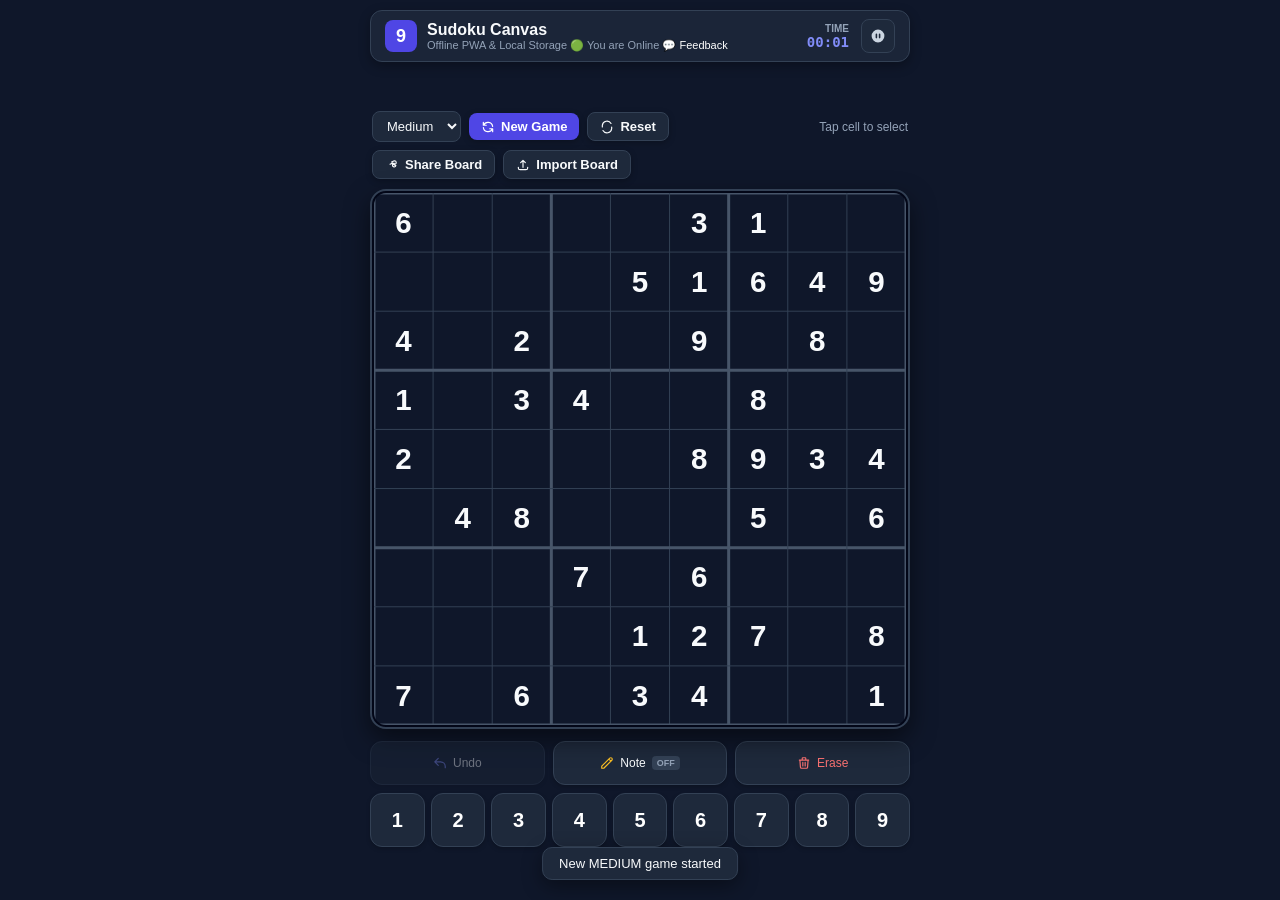
<file: index.html>
<!DOCTYPE html>
<html lang="en">

<head>
  <meta charset="UTF-8" />
  <meta name="viewport" content="width=device-width, initial-scale=1.0" />
  <meta name="theme-color" content="#0f172a" />
  <meta name="mobile-web-app-capable" content="yes" />
  <meta name="apple-mobile-web-app-capable" content="yes" />
  <meta name="apple-mobile-web-app-status-bar-style" content="black-translucent" />
  <meta name="apple-mobile-web-app-title" content="Sudoku Canvas" />
  <title>Canvas Sudoku</title>
  <link rel="stylesheet" href="./style.css" />
</head>

<body>

  <!-- Header section -->
  <header>
    <div class="brand">
      <div class="brand-icon">9</div>
      <div>
        <h1 class="brand-title">Sudoku Canvas</h1>
        <p class="brand-sub">Offline PWA & Local Storage <span id="status">Checking connection status...</span>         <!-- GitHub Feature Request Button -->
        <a class="feedback-link" href="https://github.com/prikeshsavla/sudoku/issues/new?title=[Feature%20Request]:%20&amp;labels=enhancement" target="_blank" rel="noopener noreferrer" aria-label="Request a feature on GitHub">
          <span>💬 Feedback</span>
        </a></p>
      </div>
    </div>

    <div class="header-right">
      <button id="installAppBtn" class="btn-install hidden" title="Install App">
        <svg width="14" height="14" fill="none" stroke="currentColor" viewBox="0 0 24 24">
          <path stroke-linecap="round" stroke-linejoin="round" stroke-width="2"
            d="M4 16v1a3 3 0 003 3h10a3 3 0 003-3v-1m-4-4l-4 4m0 0l-4-4m4 4V4" />
        </svg>
        <span>Install</span>
      </button>

      <div class="timer-block">
        <div class="timer-label">TIME</div>
        <div id="timerDisplay" class="timer-val">00:00</div>
      </div>

      <button id="pauseBtn" class="btn-icon" title="Pause Game">
        <svg width="16" height="16" fill="currentColor" viewBox="0 0 20 20">
          <path fill-rule="evenodd"
            d="M18 10a8 8 0 11-16 0 8 8 0 0116 0zM7 8a1 1 0 012 0v4a1 1 0 11-2 0V8zm5-1a1 1 0 00-1 1v4a1 1 0 102 0V8a1 1 0 00-1-1z"
            clip-rule="evenodd" />
        </svg>
      </button>
    </div>
  </header>


  <!-- Main Game Section -->
  <main>
    <div class="toolbar">
      <div class="toolbar-row">
        <div class="toolbar-left">
          <select id="difficultySelect">
            <option value="easy">Easy</option>
            <option value="medium" selected>Medium</option>
            <option value="hard">Hard</option>
            <option value="expert">Expert</option>
          </select>

          <button id="newGameBtn" class="btn-primary">
            <svg width="14" height="14" fill="none" stroke="currentColor" viewBox="0 0 24 24">
              <path stroke-linecap="round" stroke-linejoin="round" stroke-width="2"
                d="M4 4v5h.582m15.356 2A8.001 8.001 0 004.582 9m0 0H9m11 11v-5h-.581m0 0a8.003 8.003 0 01-15.357-2m15.357 2H15" />
            </svg>
            New Game
          </button>

          <button id="resetBtn" class="btn-secondary" title="Reset puzzle to initial state">
            <svg width="14" height="14" fill="none" stroke="currentColor" viewBox="0 0 24 24">
              <path stroke-linecap="round" stroke-linejoin="round" stroke-width="2"
                d="M4 12v-3a8 8 0 0114.9-3M20 12v3a8 8 0 01-14.9 3" />
            </svg>
            Reset
          </button>
        </div>

        <div class="toolbar-hint">
          Tap cell to select
        </div>
      </div>

      <div class="toolbar-row seed-sharing-row">
        <button id="shareBtn" class="btn-secondary" title="Share current board link">
          <svg width="14" height="14" fill="none" stroke="currentColor" viewBox="0 0 24 24">
            <path stroke-linecap="round" stroke-linejoin="round" stroke-width="2"
              d="M8.684 10.742l4.636-2.318m0 0a3 3 0 102.632-3.72l-4.636 2.318m4.636 2.318a3 3 0 102.632 3.72l-4.636-2.318" />
          </svg>
          Share Board
        </button>

        <button id="importBtn" class="btn-secondary" title="Import 81-digit board string">
          <svg width="14" height="14" fill="none" stroke="currentColor" viewBox="0 0 24 24">
            <path stroke-linecap="round" stroke-linejoin="round" stroke-width="2"
              d="M4 16v1a3 3 0 003 3h10a3 3 0 003-3v-1m-4-8l-4-4m0 0L8 8m4-4v12" />
          </svg>
          Import Board
        </button>
      </div>
    </div>

    <!-- Canvas Container -->
    <div id="canvasContainer" class="canvas-container">
      <canvas id="sudokuCanvas"></canvas>

      <!-- Pause Overlay -->
      <div id="pauseOverlay" class="overlay hidden">
        <svg width="48" height="48" fill="#818cf8" viewBox="0 0 20 20">
          <path fill-rule="evenodd"
            d="M18 10a8 8 0 11-16 0 8 8 0 0116 0zM7 8a1 1 0 012 0v4a1 1 0 11-2 0V8zm5-1a1 1 0 00-1 1v4a1 1 0 102 0V8a1 1 0 00-1-1z"
            clip-rule="evenodd" />
        </svg>
        <p style="font-size: 18px; font-weight: 700; color: #fff;">Game Paused</p>
        <button id="resumeBtn" class="btn-primary" style="padding: 8px 20px;">Resume</button>
      </div>

      <!-- Victory Overlay -->
      <div id="victoryOverlay" class="overlay hidden">
        <div class="victory-badge">
          <svg width="32" height="32" fill="currentColor" viewBox="0 0 20 20">
            <path fill-rule="evenodd"
              d="M10 2a1 1 0 011 1v1.323l1.954.682a2 2 0 011.233 2.502l-.68 2.04 1.706 1.138a2 2 0 01.787 2.68l-1 1.732a2 2 0 01-2.417.848L11 15.323V17a1 1 0 01-2 0v-1.677l-1.583.625a2 2 0 01-2.417-.848l-1-1.732a2 2 0 01.787-2.68l1.706-1.138-.68-2.04a2 2 0 011.233-2.502L8 4.323V3a1 1 0 011-1z"
              clip-rule="evenodd" />
          </svg>
        </div>
        <h2 style="font-size: 22px; font-weight: 700; color: #fff;">Puzzle Solved!</h2>
        <p id="victoryTime" style="font-size: 14px; color: var(--text-muted);">Your time: 00:00</p>
        <button id="victoryNewGameBtn" class="btn-primary"
          style="background: var(--emerald); padding: 10px 24px; margin-top: 6px;">Play Again</button>
      </div>
    </div>

    <!-- Mobile Action Controls & Keypad -->
    <div class="controls-group">
      <div class="action-grid">
        <button id="undoBtn" class="action-btn" title="Undo Move (Ctrl+Z)">
          <svg width="14" height="14" fill="none" stroke="#818cf8" viewBox="0 0 24 24">
            <path stroke-linecap="round" stroke-linejoin="round" stroke-width="2"
              d="M3 10h10a8 8 0 018 8v2M3 10l6 6m-6-6l6-6" />
          </svg>
          <span>Undo</span>
        </button>

        <button id="noteToggleBtn" class="action-btn" title="Toggle Note Mode (N)">
          <svg width="14" height="14" fill="none" stroke="#fbbf24" viewBox="0 0 24 24">
            <path stroke-linecap="round" stroke-linejoin="round" stroke-width="2"
              d="M15.232 5.232l3.536 3.536m-2.036-5.036a2.5 2.5 0 113.536 3.536L6.5 21.036H3v-3.572L16.732 3.732z" />
          </svg>
          <span>Note</span>
          <span id="noteStatusText" class="badge-note">OFF</span>
        </button>

        <button id="eraseBtn" class="action-btn" style="color: #f87171;" title="Erase Cell">
          <svg width="14" height="14" fill="none" stroke="#f87171" viewBox="0 0 24 24">
            <path stroke-linecap="round" stroke-linejoin="round" stroke-width="2"
              d="M19 7l-.867 12.142A2 2 0 0116.138 21H7.862a2 2 0 01-1.995-1.858L5 7m5 4v6m4-6v6m1-10V4a1 1 0 00-1-1h-4a1 1 0 00-1 1v3M4 7h16" />
          </svg>
          <span>Erase</span>
        </button>
      </div>

      <div class="numpad-grid">
        <button data-key="1" class="num-btn">1</button>
        <button data-key="2" class="num-btn">2</button>
        <button data-key="3" class="num-btn">3</button>
        <button data-key="4" class="num-btn">4</button>
        <button data-key="5" class="num-btn">5</button>
        <button data-key="6" class="num-btn">6</button>
        <button data-key="7" class="num-btn">7</button>
        <button data-key="8" class="num-btn">8</button>
        <button data-key="9" class="num-btn">9</button>
      </div>
    </div>
  </main>

  <div id="toast" class="toast">Notification</div>
  <!-- Game logic and app script files (Modular ES6) -->
  <script type="module" src="./app.js"></script>
</body>

</html>
</file>
<file: style.css>
:root {
  --bg-main: #0f172a;
  --bg-card: rgba(30, 41, 59, 0.85);
  --bg-input: #1e293b;
  --bg-input-hover: #334155;
  --border-color: #334155;
  --border-highlight: #475569;
  --primary: #4f46e5;
  --primary-hover: #4338ca;
  --primary-light: #818cf8;
  --emerald: #059669;
  --emerald-hover: #047857;
  --rose: #e11d48;
  --text-main: #f8fafc;
  --text-muted: #94a3b8;
}

* {
  box-sizing: border-box;
  margin: 0;
  padding: 0;
}

html,
body {
  height: 100%;
  background-color: var(--bg-main);
  color: var(--text-main);
  font-family: 'Inter', -apple-system, BlinkMacSystemFont, "Segoe UI", Roboto, sans-serif;
  touch-action: manipulation;
  overflow-x: hidden;
}

body {
  display: flex;
  flex-direction: column;
  align-items: center;
  justify-content: space-between;
  padding: 10px;
  user-select: none;
  -webkit-user-select: none;
}

header {
  width: 100%;
  max-width: 540px;
  display: flex;
  align-items: center;
  justify-content: space-between;
  padding: 8px 14px;
  background: var(--bg-card);
  backdrop-filter: blur(8px);
  border: 1px solid var(--border-color);
  border-radius: 12px;
  box-shadow: 0 4px 12px rgba(0, 0, 0, 0.3);
  margin-bottom: 6px;
}

.brand {
  display: flex;
  align-items: center;
  gap: 10px;
}

.brand-icon {
  width: 32px;
  height: 32px;
  background: var(--primary);
  border-radius: 8px;
  color: #ffffff;
  font-weight: 700;
  font-size: 18px;
  display: flex;
  align-items: center;
  justify-content: center;
}

.brand-title {
  font-size: 16px;
  font-weight: 700;
  line-height: 1.2;
}

.brand-sub {
  font-size: 11px;
  color: var(--text-muted);
}

.header-right {
  display: flex;
  align-items: center;
  gap: 12px;
}

.timer-block {
  text-align: right;
}

.timer-label {
  font-size: 10px;
  color: var(--text-muted);
  font-weight: 600;
}

.timer-val {
  font-family: monospace;
  font-size: 14px;
  font-weight: 700;
  color: var(--primary-light);
}

main {
  width: 100%;
  max-width: 540px;
  display: flex;
  flex-direction: column;
  align-items: center;
  gap: 10px;
  margin: auto 0;
}

.toolbar {
  width: 100%;
  display: flex;
  flex-direction: column;
  gap: 8px;
  padding: 0 2px;
}

.toolbar-row {
  width: 100%;
  display: flex;
  align-items: center;
  justify-content: space-between;
  gap: 8px;
}

.seed-sharing-row {
  justify-content: flex-start;
}

.toolbar-left {
  display: flex;
  align-items: center;
  gap: 8px;
}

.toolbar-hint {
  font-size: 12px;
  color: var(--text-muted);
  font-weight: 500;
}

@media (max-width: 480px) {
  .toolbar-hint {
    display: none;
  }
}

select {
  background: var(--bg-input);
  border: 1px solid var(--border-color);
  color: var(--text-main);
  font-size: 13px;
  font-weight: 500;
  border-radius: 8px;
  padding: 6px 10px;
  outline: none;
  cursor: pointer;
}

select:focus {
  border-color: var(--primary-light);
}

button {
  font-family: inherit;
  cursor: pointer;
  border: none;
  outline: none;
  transition: all 0.15s ease-in-out;
  display: flex;
  align-items: center;
  justify-content: center;
}

.btn-primary {
  background: var(--primary);
  color: #ffffff;
  font-size: 13px;
  font-weight: 600;
  padding: 6px 12px;
  border-radius: 8px;
  gap: 6px;
  box-shadow: 0 2px 6px rgba(0, 0, 0, 0.25);
}

.btn-primary:hover {
  background: var(--primary-hover);
}

.btn-secondary {
  background: var(--bg-input);
  color: var(--text-main);
  border: 1px solid var(--border-color);
  font-size: 13px;
  font-weight: 600;
  padding: 6px 12px;
  border-radius: 8px;
  gap: 6px;
  box-shadow: 0 2px 6px rgba(0, 0, 0, 0.25);
}

.btn-secondary:hover {
  background: var(--bg-input-hover);
}

.btn-icon {
  padding: 8px;
  background: var(--bg-input);
  color: #cbd5e1;
  border-radius: 8px;
  border: 1px solid var(--border-color);
}

.btn-icon:hover {
  background: var(--bg-input-hover);
  color: #ffffff;
}

.btn-install {
  background: var(--emerald);
  color: #ffffff;
  font-size: 11px;
  font-weight: 600;
  padding: 5px 9px;
  border-radius: 8px;
  gap: 5px;
  animation: pulse 2s infinite;
}

.btn-install:hover {
  background: var(--emerald-hover);
}

@keyframes pulse {
  0%,
  100% {
    opacity: 1;
  }

  50% {
    opacity: 0.75;
  }
}

.canvas-container {
  width: 100%;
  position: relative;
  aspect-ratio: 1 / 1;
  background: #020617;
  border-radius: 16px;
  border: 2px solid var(--border-color);
  box-shadow: 0 10px 25px rgba(0, 0, 0, 0.5);
  padding: 4px;
  display: flex;
  align-items: center;
  justify-content: center;
  overflow: hidden;
}

canvas {
  width: 100%;
  height: 100%;
  border-radius: 12px;
  cursor: pointer;
  touch-action: none;
}

.controls-group {
  width: 100%;
  display: flex;
  flex-direction: column;
  gap: 8px;
  margin-top: 2px;
}

.action-grid {
  display: grid;
  grid-template-columns: repeat(3, 1fr);
  gap: 8px;
}

.action-btn {
  height: 44px;
  background: var(--bg-input);
  border: 1px solid var(--border-color);
  color: var(--text-main);
  font-size: 12px;
  font-weight: 500;
  border-radius: 12px;
  gap: 6px;
  box-shadow: 0 2px 4px rgba(0, 0, 0, 0.2);
}

.action-btn:hover:not(:disabled) {
  background: var(--bg-input-hover);
}

.action-btn:disabled {
  opacity: 0.4;
  cursor: not-allowed;
}

.action-btn.active-note {
  background: var(--primary);
  border-color: var(--primary-light);
  color: #ffffff;
}

.badge-note {
  font-size: 9px;
  font-weight: 700;
  padding: 2px 5px;
  border-radius: 4px;
  background: var(--border-color);
  color: var(--text-muted);
}

.badge-note.active {
  background: rgba(255, 255, 255, 0.25);
  color: #ffffff;
}

.numpad-grid {
  display: grid;
  grid-template-columns: repeat(9, 1fr);
  gap: 6px;
}

.num-btn {
  height: 48px;
  background: var(--bg-input);
  border: 1px solid var(--border-color);
  color: #ffffff;
  font-size: 18px;
  font-weight: 700;
  border-radius: 12px;
  box-shadow: 0 2px 4px rgba(0, 0, 0, 0.2);
}

.num-btn:hover {
  background: var(--bg-input-hover);
}

.num-btn:active {
  background: var(--primary);
  transform: scale(0.95);
}

@media (min-width: 640px) {
  .num-btn {
    height: 54px;
    font-size: 20px;
  }
}

.overlay {
  position: absolute;
  inset: 0;
  background: rgba(2, 6, 23, 0.92);
  backdrop-filter: blur(6px);
  display: flex;
  flex-direction: column;
  align-items: center;
  justify-content: center;
  gap: 12px;
  z-index: 20;
}

.victory-badge {
  width: 60px;
  height: 60px;
  background: rgba(16, 185, 129, 0.15);
  border: 1px solid rgba(16, 185, 129, 0.4);
  color: #10b981;
  border-radius: 50%;
  display: flex;
  align-items: center;
  justify-content: center;
}

.toast {
  position: fixed;
  bottom: 20px;
  left: 50%;
  transform: translateX(-50%);
  background: var(--bg-input);
  color: var(--text-main);
  border: 1px solid var(--border-color);
  padding: 8px 16px;
  border-radius: 10px;
  font-size: 13px;
  box-shadow: 0 6px 20px rgba(0, 0, 0, 0.4);
  opacity: 0;
  pointer-events: none;
  transition: opacity 0.3s ease;
  z-index: 30;
}

.toast.show {
  opacity: 1;
}

.hidden {
  display: none !important;
}

svg {
  flex-shrink: 0;
}
.feedback-link {
  color: white;
  text-decoration: none;
}
</file>
